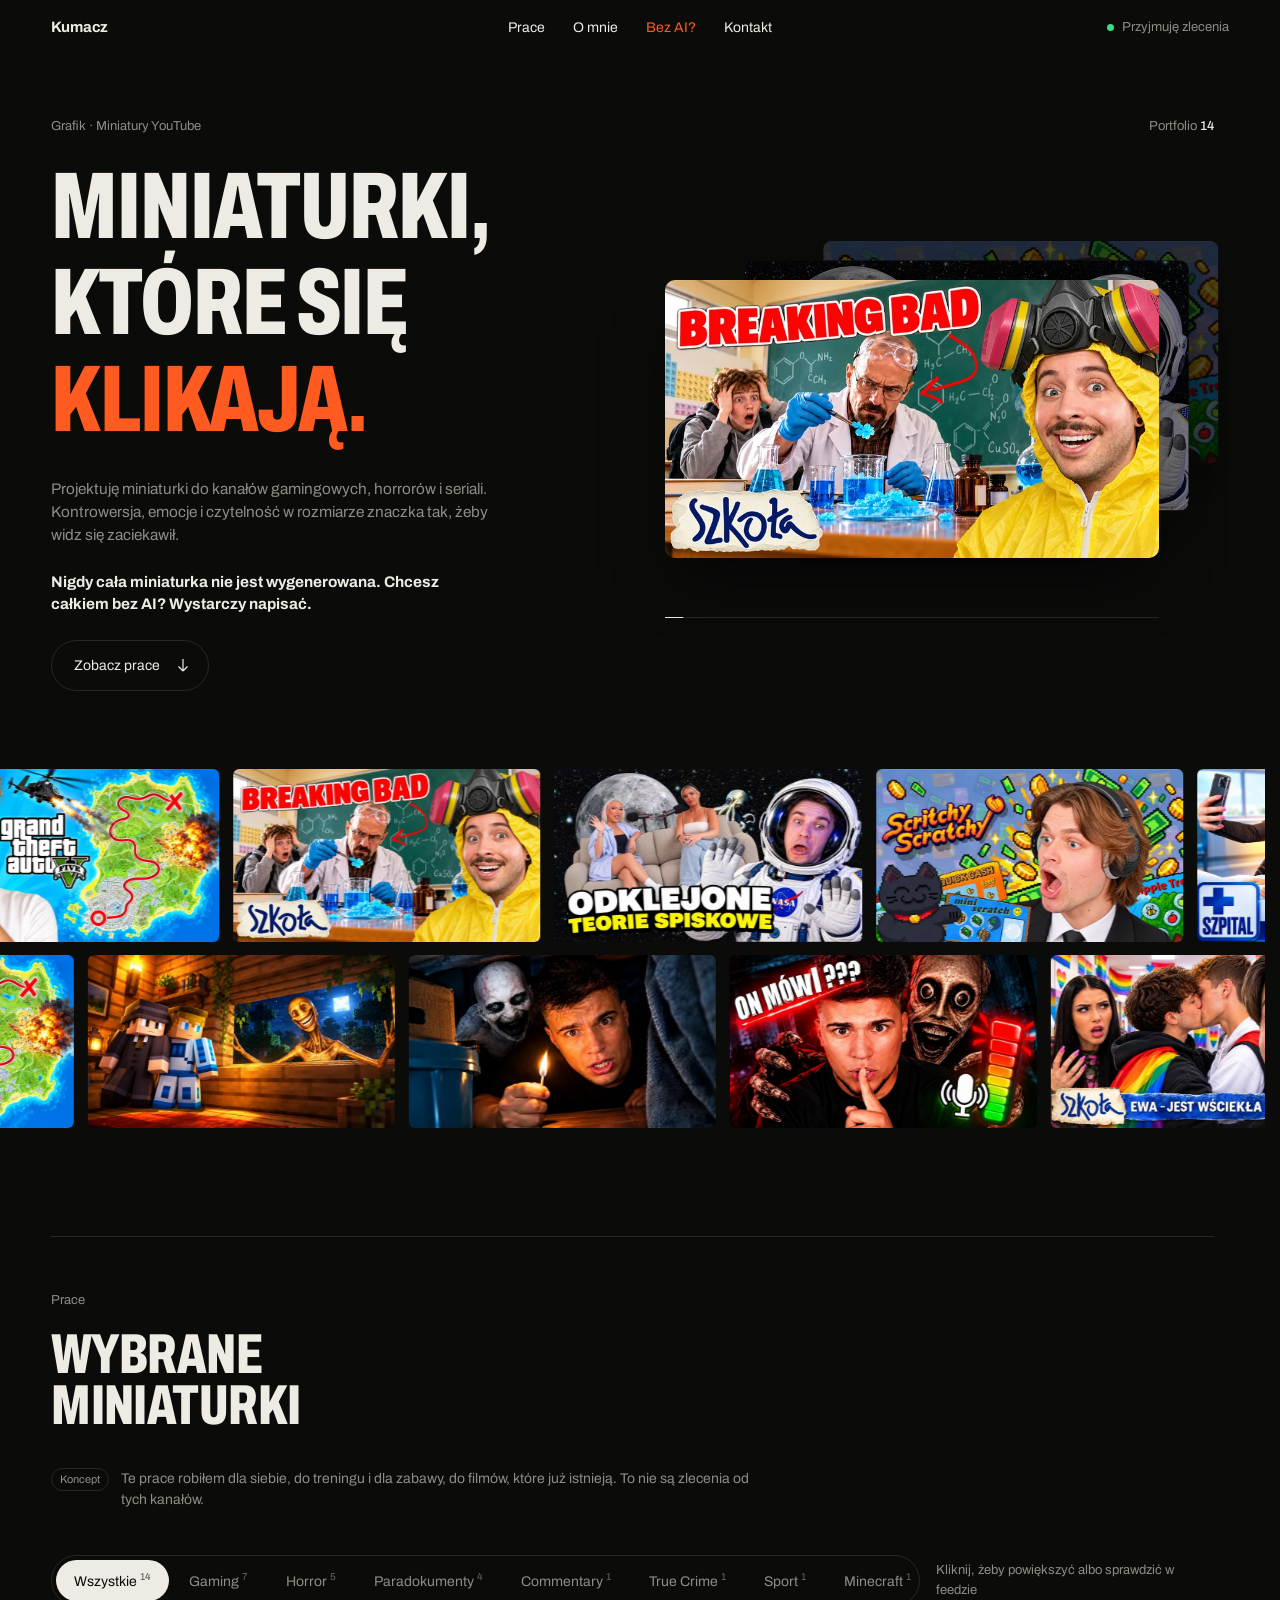
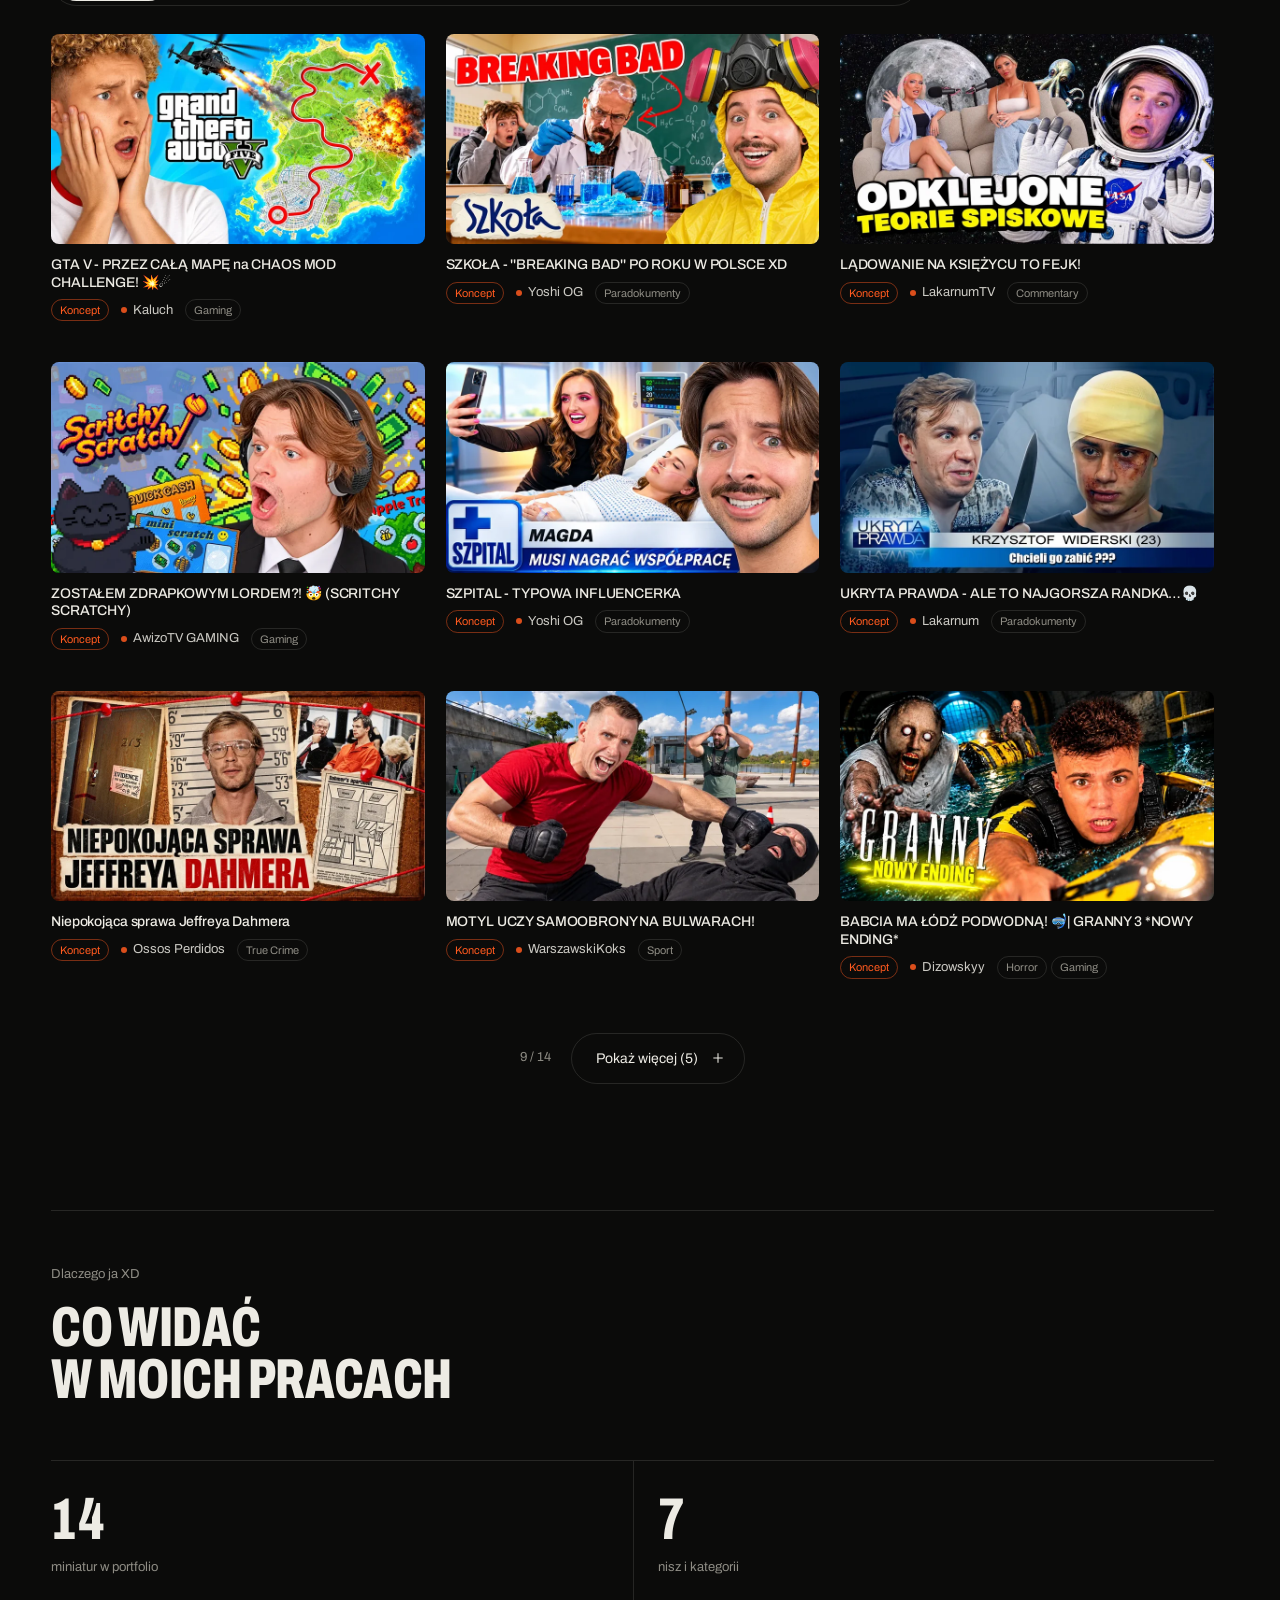
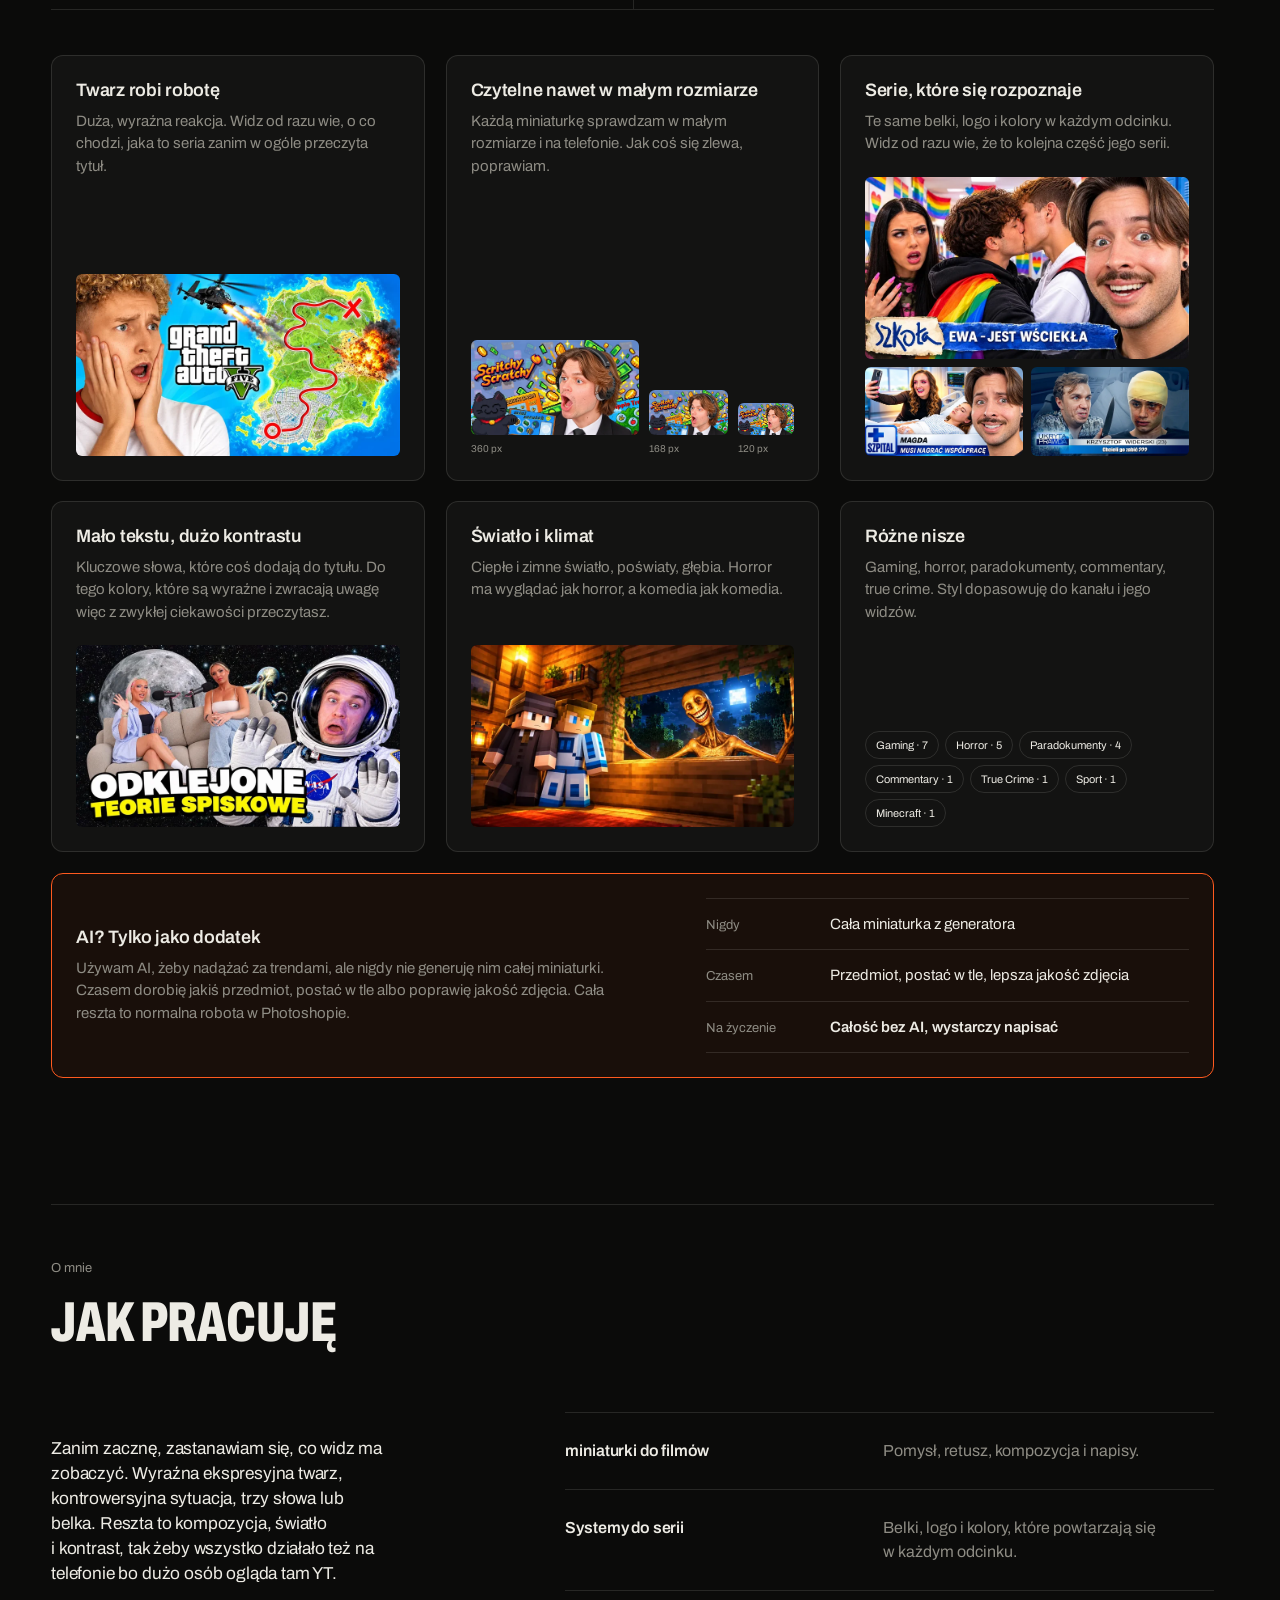
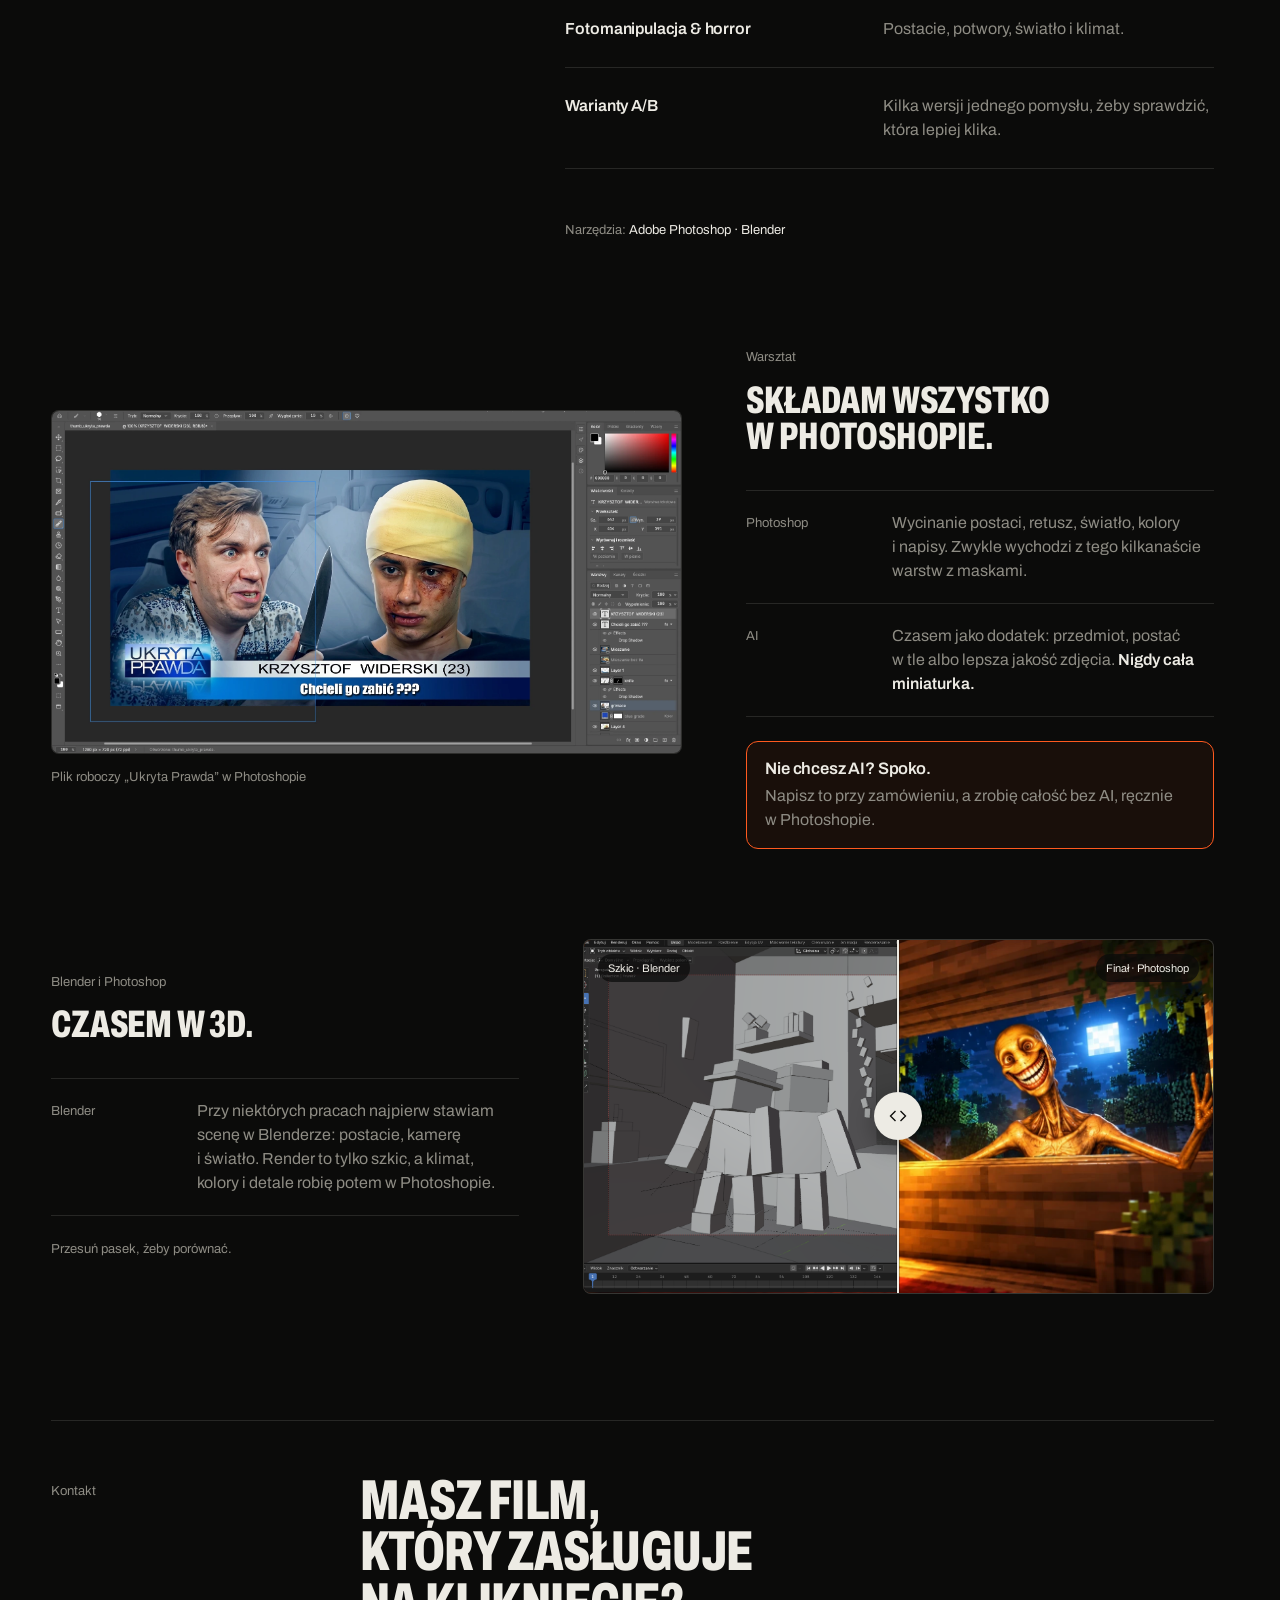
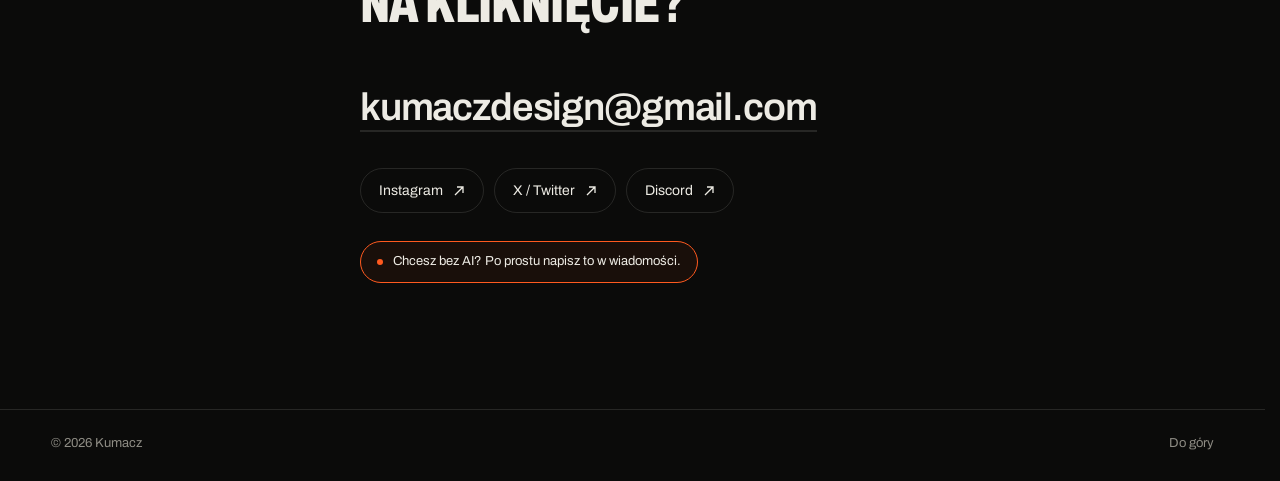
<file: index.html>
<!doctype html>
<html lang="pl">
<head>
  <meta charset="utf-8">
  <meta name="viewport" content="width=device-width, initial-scale=1, viewport-fit=cover">
  <title>Kumacz · miniaturki YouTube</title>
  <meta name="description" content="Portfolio miniaturek YouTube: gaming, horror, paradokumenty i nie tylko.">
  <meta property="og:title" content="Kumacz · miniaturki YouTube">
  <meta property="og:description" content="Portfolio miniaturek YouTube: gaming, horror, paradokumenty i nie tylko.">
  <meta property="og:type" content="website">
  <meta property="og:image" content="https://kumacz-design.github.io/kumacz.github.io/assets/img/share.jpg">
  <meta name="twitter:card" content="summary_large_image">
  <meta name="theme-color" content="#0b0b0a">
  <link rel="icon" href="data:image/svg+xml,%3Csvg xmlns='http://www.w3.org/2000/svg' viewBox='0 0 32 32'%3E%3Crect width='32' height='32' rx='7' fill='%23ff5a1f'/%3E%3Cpath d='M12 9.5v13l10-6.5z' fill='%230b0b0a'/%3E%3C/svg%3E">
  <link rel="preconnect" href="https://fonts.googleapis.com">
  <link rel="preconnect" href="https://fonts.gstatic.com" crossorigin>
  <link href="https://fonts.googleapis.com/css2?family=Archivo:wdth,wght@62..125,400..800&display=swap" rel="stylesheet">
  <link rel="stylesheet" href="assets/css/style.css?v=202610201358">
</head>
<body>
  <a class="skip" href="#prace">Przejdź do prac</a>

  <header class="nav">
    <a class="nav__brand" href="#top" data-p="name">Kumacz</a>
    <nav class="nav__links" aria-label="Główna">
      <a href="#prace" class="ulink">Prace</a>
      <a href="#o-mnie" class="ulink">O mnie</a>
      <a href="#ai" class="ulink nav__ai">Bez AI?</a>
      <a href="#kontakt" class="ulink">Kontakt</a>
    </nav>
    <span class="nav__status mono" data-available><i></i>Przyjmuję zlecenia</span>
  </header>

  <main id="top">
    <section class="hero">
      <div class="hero__top mono">
        <span data-p="role">Grafik · Miniaturki YouTube</span>
        <span class="hero__index">Portfolio <b data-works>00</b></span>
      </div>
      <div class="hero__grid">
        <div class="hero__main">
          <h1 class="hero__title" aria-label="Miniaturki, które się klikają.">
            <span class="line" aria-hidden="true"><span>Miniaturki,</span></span>
            <span class="line" aria-hidden="true"><span>które się</span></span>
            <span class="line" aria-hidden="true"><span><em>klikają.</em></span></span>
          </h1>
          <div class="hero__foot">
            <p class="hero__lead fade">Projektuję miniaturki do kanałów gamingowych, horrorów i&nbsp;seriali. Kontrowersja, emocje i&nbsp;czytelność w&nbsp;rozmiarze znaczka tak, żeby widz się zaciekawił. </p>
            <a class="hero__ai fade" href="#ai">Nigdy cała miniaturka nie jest&nbsp;wygenerowana. Chcesz całkiem bez AI? Wystarczy napisać.</a>
            <a class="hero__cta fade" href="#prace">
              <span>Zobacz prace</span>
              <svg viewBox="0 0 24 24" aria-hidden="true"><path d="M12 4v16m0 0-6-6m6 6 6-6" fill="none" stroke="currentColor" stroke-width="1.6"/></svg>
            </a>
          </div>
        </div>
        <div class="show" aria-label="Najnowsze prace">
          <div class="show__stack"></div>
          <div class="show__caption">
            <span class="show__title"></span>
            <span class="show__bar" aria-hidden="true"><i></i></span>
          </div>
        </div>
      </div>
    </section>

    <section class="strip" aria-label="Przegląd prac">
      <div class="strip__inner">
        <div class="strip__row"></div>
        <div class="strip__row"></div>
      </div>
    </section>

    <section id="prace" class="work">
      <div class="section-head" data-reveal>
        <span class="mono"> Prace</span>
        <h2 class="section-title">Wybrane<br>miniaturki</h2>
      </div>
      <p class="work__note" data-reveal><span class="tag mono">Koncept</span> Te prace robiłem dla siebie, do treningu i&nbsp;dla zabawy, do filmów, które już istnieją. To nie są zlecenia od tych kanałów.</p>
      <div class="filters-wrap" data-reveal>
        <div class="filters" role="toolbar" aria-label="Filtruj kategorie">
          <span class="filters__pill" aria-hidden="true"></span>
        </div>
        <p class="mono filters__hint">Kliknij, żeby powiększyć albo sprawdzić w feedzie</p>
      </div>
      <div class="grid"></div>
      <div class="more" hidden>
        <span class="mono more__count"></span>
        <button class="more__btn"><span>Pokaż więcej</span><svg viewBox="0 0 24 24" aria-hidden="true"><path d="M12 5v14M5 12h14" fill="none" stroke="currentColor" stroke-width="1.6"/></svg></button>
      </div>
    </section>

    <section id="dlaczego" class="why">
      <div class="section-head" data-reveal>
        <span class="mono"> Dlaczego ja XD</span>
        <h2 class="section-title">Co widać<br>w moich pracach</h2>
      </div>

      <div class="stats" data-stats></div>

      <div class="perks">
        <article class="perk" data-reveal>
          <h3>Twarz robi robotę</h3>
          <p>Duża, wyraźna reakcja. Widz od razu wie, o co chodzi, jaka to seria zanim w ogóle przeczyta tytuł.</p>
          <div class="perk__proof perk__proof--one"><img src="thumbnails/gta-przez-cala-mape.webp" alt="" loading="lazy"></div>
        </article>
        <article class="perk" data-reveal>
          <h3>Czytelne nawet w&nbsp;małym rozmiarze</h3>
          <p>Każdą miniaturkę sprawdzam w&nbsp;małym rozmiarze i&nbsp;na telefonie. Jak coś się zlewa, poprawiam.</p>
          <div class="perk__proof perk__proof--sizes">
            <figure><img src="thumbnails/scritchy-scratchy.webp" alt="" loading="lazy"><figcaption class="mono">360 px</figcaption></figure>
            <figure><img src="thumbnails/scritchy-scratchy.webp" alt="" loading="lazy"><figcaption class="mono">168 px</figcaption></figure>
            <figure><img src="thumbnails/scritchy-scratchy.webp" alt="" loading="lazy"><figcaption class="mono">120 px</figcaption></figure>
          </div>
        </article>
        <article class="perk" data-reveal>
          <h3>Serie, które się rozpoznaje</h3>
          <p>Te same belki, logo i&nbsp;kolory w&nbsp;każdym odcinku. Widz od razu wie, że to kolejna część jego serii.</p>
          <div class="perk__proof perk__proof--series">
            <img src="thumbnails/szkola-ewa-jest-wsciekla.webp" alt="" loading="lazy">
            <img src="thumbnails/szpital-magda-wspolpraca.webp" alt="" loading="lazy">
            <img src="thumbnails/ukryta-prawda-chcieli-go-zabic.webp" alt="" loading="lazy">
          </div>
        </article>
        <article class="perk" data-reveal>
          <h3>Mało tekstu, dużo kontrastu</h3>
          <p>Kluczowe słowa, które coś dodają do tytułu. Do tego kolory, które są wyraźne i zwracają uwagę więc z zwykłej ciekawości przeczytasz.</p>
          <div class="perk__proof perk__proof--one"><img src="thumbnails/ladowanie-na-ksiezycu.webp" alt="" loading="lazy"></div>
        </article>
        <article class="perk" data-reveal>
          <h3>Światło i klimat</h3>
          <p>Ciepłe i&nbsp;zimne światło, poświaty, głębia. Horror ma wyglądać jak horror, a&nbsp;komedia jak komedia.</p>
          <div class="perk__proof perk__proof--one"><img src="thumbnails/minecraft-verity.webp" alt="" loading="lazy"></div>
        </article>
        <article class="perk" data-reveal>
          <h3>Różne nisze</h3>
          <p>Gaming, horror, paradokumenty, commentary, true crime. Styl dopasowuję do kanału i&nbsp;jego widzów.</p>
          <div class="perk__tags" data-niches></div>
        </article>
        <article class="perk perk--wide" id="ai" data-reveal>
          <div class="perk__main">
            <h3>AI? Tylko jako dodatek</h3>
            <p>Używam AI, żeby nadążać za trendami, ale nigdy nie generuję nim całej miniaturki. Czasem dorobię jakiś przedmiot, postać w&nbsp;tle albo poprawię jakość zdjęcia. Cała reszta to normalna robota w&nbsp;Photoshopie.</p>
          </div>
          <ul class="perk__ai">
            <li><span class="mono">Nigdy</span>Cała miniaturka z generatora</li>
            <li><span class="mono">Czasem</span>Przedmiot, postać w tle, lepsza jakość zdjęcia</li>
            <li class="is-yes"><span class="mono">Na życzenie</span>Całość bez AI, wystarczy napisać</li>
          </ul>
        </article>
      </div>
    </section>

    <section id="o-mnie" class="about">
      <div class="section-head" data-reveal>
        <span class="mono">O mnie</span>
        <h2 class="section-title">Jak pracuję</h2>
      </div>
      <div class="about__body">
        <p class="about__lead" data-reveal>Zanim zacznę, zastanawiam się, co widz ma zobaczyć. Wyraźna ekspresyjna twarz, kontrowersyjna sytuacja, trzy słowa lub belka. Reszta to kompozycja, światło i&nbsp;kontrast, tak żeby wszystko działało też na telefonie bo dużo osób ogląda tam YT.</p>
        <ol class="services">
          <li data-reveal><h3>miniaturki do filmów</h3><p>Pomysł, retusz, kompozycja i&nbsp;napisy.</p></li>
          <li data-reveal><h3>Systemy do serii</h3><p>Belki, logo i&nbsp;kolory, które powtarzają się w&nbsp;każdym odcinku.</p></li>
          <li data-reveal><h3>Fotomanipulacja &amp; horror</h3><p>Postacie, potwory, światło i klimat.</p></li>
          <li data-reveal><h3>Warianty A/B</h3><p>Kilka wersji jednego pomysłu, żeby sprawdzić, która lepiej klika.</p></li>
        </ol>
        <p class="tools mono" data-reveal>Narzędzia: <span data-tools></span></p>
      </div>

      <div class="craft">
        <figure class="craft__shot" data-reveal>
          <div class="craft__frame"><img src="assets/img/warsztat-photoshop.webp" alt="Plik roboczy miniaturki „Ukryta Prawda” w Photoshopie, z warstwami i maskami" loading="lazy" decoding="async"></div>
          <figcaption class="mono">Plik roboczy „Ukryta Prawda” w Photoshopie</figcaption>
        </figure>
        <div class="craft__text">
          <span class="mono craft__label" data-reveal>Warsztat</span>
          <h3 class="craft__title" data-reveal>Składam wszystko w&nbsp;Photoshopie.</h3>
          <div class="craft__points">
            <div data-reveal>
              <span class="mono">Photoshop</span>
              <p>Wycinanie postaci, retusz, światło, kolory i&nbsp;napisy. Zwykle wychodzi z&nbsp;tego kilkanaście warstw z&nbsp;maskami.</p>
            </div>
            <div data-reveal>
              <span class="mono">AI</span>
              <p>Czasem jako dodatek: przedmiot, postać w&nbsp;tle albo lepsza jakość zdjęcia. <strong>Nigdy cała miniaturka.</strong></p>
            </div>
          </div>
          <aside class="noai" data-reveal>
            <div>
              <p class="noai__title">Nie chcesz AI? Spoko.</p>
              <p class="noai__text">Napisz to przy zamówieniu, a&nbsp;zrobię całość bez AI, ręcznie w&nbsp;Photoshopie.</p>
            </div>
          </aside>
        </div>
      </div>

      <div class="craft craft--alt">
        <div class="craft__text">
          <span class="mono craft__label" data-reveal>Blender i Photoshop</span>
          <h3 class="craft__title" data-reveal>Czasem w&nbsp;3D.</h3>
          <div class="craft__points">
            <div data-reveal>
              <span class="mono">Blender</span>
              <p>Przy niektórych pracach najpierw stawiam scenę w&nbsp;Blenderze: postacie, kamerę i&nbsp;światło. Render to tylko szkic, a&nbsp;klimat, kolory i&nbsp;detale robię potem w&nbsp;Photoshopie.</p>
            </div>
          </div>
          <p class="mono craft__hint" data-reveal>Przesuń pasek, żeby porównać.</p>
        </div>
        <figure class="ba" data-reveal style="--p: 50%">
          <img class="ba__after" src="assets/img/blender-final.webp" alt="Gotowa miniatura po obróbce w Photoshopie" loading="lazy" decoding="async">
          <div class="ba__before"><img src="assets/img/blender-szkic.webp" alt="Szkic sceny w Blenderze" loading="lazy" decoding="async"></div>
          <span class="ba__tag ba__tag--l mono">Szkic · Blender</span>
          <span class="ba__tag ba__tag--r mono">Finał · Photoshop</span>
          <div class="ba__handle" aria-hidden="true">
            <span class="ba__knob"><svg viewBox="0 0 24 24"><path d="M9 6 3 12l6 6M15 6l6 6-6 6" fill="none" stroke="currentColor" stroke-width="1.6"/></svg></span>
          </div>
          <input class="ba__range" type="range" min="0" max="100" step="0.1" value="50" aria-label="Porównanie: szkic z Blendera i gotowa miniatura">
        </figure>
      </div>
    </section>

    <section id="kontakt" class="contact">
      <div class="section-head" data-reveal>
        <span class="mono">Kontakt</span>
        <h2 class="section-title">Masz film,<br>który zasługuje<br>na kliknięcie?</h2>
      </div>
      <a class="contact__mail" data-mail data-reveal href="mailto:kumaczdesign@gmail.com">kumaczdesign@gmail.com</a>
      <ul class="contact__socials" data-socials data-reveal></ul>
      <p class="contact__note mono" data-reveal>Chcesz bez AI? Po prostu napisz to w&nbsp;wiadomości.</p>
    </section>
  </main>

  <footer class="footer">
    <span class="mono">© <span data-year></span> <span data-p="name">Kumacz</span></span>
    <a class="mono ulink" href="#top">Do góry</a>
  </footer>

  <div class="lb" role="dialog" aria-modal="true" aria-label="Podgląd miniaturki" hidden>
    <div class="lb__bg"></div>
    <div class="lb__top lb__chrome">
      <span class="mono lb__count">01 / 01</span>
      <div class="lb__modes" role="group" aria-label="Tryb podglądu">
        <button class="mono is-active" data-mode="full" aria-pressed="true">Pełny rozmiar</button>
        <button class="mono" data-mode="feed" aria-pressed="false">Test w feedzie</button>
      </div>
      <button class="mono lb__close">Zamknij <kbd>Esc</kbd></button>
    </div>
    <div class="lb__stage">
      <figure class="lb__full"><img class="lb__img" alt=""></figure>
      <div class="lb__feed"></div>
    </div>
    <div class="lb__bottom lb__chrome">
      <div class="lb__caption">
        <h3 class="lb__title"></h3>
        <span class="mono lb__cat"></span>
      </div>
      <div class="lb__nav">
        <button class="lb__arrow" data-step="-1" aria-label="Poprzednia"><svg viewBox="0 0 24 24"><path d="M20 12H4m0 0 6-6m-6 6 6 6" fill="none" stroke="currentColor" stroke-width="1.6"/></svg></button>
        <button class="lb__arrow" data-step="1" aria-label="Następna"><svg viewBox="0 0 24 24"><path d="M4 12h16m0 0-6-6m6 6-6 6" fill="none" stroke="currentColor" stroke-width="1.6"/></svg></button>
      </div>
    </div>
  </div>

  <script src="thumbnails.js?v=202610201358"></script>
  <script src="assets/js/main.js?v=202610201358"></script>
</body>
</html>
</file>
<file: assets/css/style.css>
/* ==========================================================================
   Portfolio — Miniatury YouTube
   ========================================================================== */
:root {
  --bg: #0b0b0a;
  --bg-2: #131312;
  --bg-3: #1c1c1a;
  --fg: #edebe4;
  --muted: #8e8c84;
  --line: rgba(237, 235, 228, .12);
  --accent: #ff5a1f;
  --ease: cubic-bezier(.16, 1, .3, 1);
  --ease-in: cubic-bezier(.5, 0, .75, 0);
  --gutter: clamp(16px, 4vw, 56px);
  --radius: 8px;
  --sans: "Archivo", system-ui, -apple-system, "Segoe UI", sans-serif;
  --mono: ui-monospace, Consolas, monospace;
}

*, *::before, *::after { box-sizing: border-box; margin: 0; padding: 0; }
html {
  background: var(--bg);
  color: var(--fg);
  -webkit-font-smoothing: antialiased;
  -webkit-text-size-adjust: 100%;
  -webkit-tap-highlight-color: transparent;
  scroll-behavior: smooth;
  scrollbar-gutter: stable;
}
html.lb-open { overflow: hidden; }
body { font-family: var(--sans); font-size: 16px; line-height: 1.5; background: var(--bg); overflow-x: clip; }
img { display: block; max-width: 100%; }
a { color: inherit; text-decoration: none; }
button { font: inherit; color: inherit; background: none; border: 0; cursor: pointer; }
ol, ul { list-style: none; }
::selection { background: var(--accent); color: var(--bg); }
:focus-visible { outline: 2px solid var(--accent); outline-offset: 3px; border-radius: 4px; }

.mono {
  font-family: var(--sans);
  font-size: 13px;
  font-weight: 400;
}

.skip {
  position: fixed; top: 12px; left: 12px; z-index: 200;
  padding: 10px 14px; background: var(--fg); color: var(--bg); border-radius: 6px;
  transform: translateY(-200%);
}
.skip:focus { transform: none; }

/* underline link */
.ulink { position: relative; }
.ulink::after {
  content: ""; position: absolute; left: 0; right: 0; bottom: -2px; height: 1px;
  background: currentColor; transform: scaleX(0); transform-origin: right;
  transition: transform .6s var(--ease);
}
@media (hover: hover) { .ulink:hover::after { transform: scaleX(1); transform-origin: left; } }

/* ---------- Nav ---------- */
.nav {
  position: fixed; inset: 0 0 auto; z-index: 50;
  display: grid; grid-template-columns: 1fr auto 1fr; align-items: center;
  padding: max(16px, env(safe-area-inset-top)) var(--gutter) 16px;
  transition: transform .5s var(--ease), background-color .4s, border-color .4s;
  border-bottom: 1px solid transparent;
}
.nav.is-scrolled { background: rgba(11, 11, 10, .92); border-color: var(--line); }
.nav.is-hidden { transform: translateY(-100%); }
.nav__brand { font-weight: 700; font-size: 15px; letter-spacing: -.01em; justify-self: start; }
.nav__links { display: flex; gap: 28px; font-size: 14px; }
.nav__status { justify-self: end; display: inline-flex; align-items: center; gap: 8px; color: var(--muted); }
.nav__status i { width: 7px; height: 7px; border-radius: 50%; background: #3ddc84; }

/* ---------- Hero ---------- */
.hero { padding: clamp(96px, 13vh, 140px) var(--gutter) clamp(40px, 6vh, 72px); }
.hero__grid { display: grid; grid-template-columns: minmax(0, 1fr) minmax(0, 1fr); gap: clamp(32px, 5vw, 96px); align-items: center; }
.hero__top { display: flex; justify-content: space-between; color: var(--muted); margin-bottom: clamp(20px, 3vh, 36px); }
.hero__index b { color: var(--fg); font-weight: 500; }
.hero__title {
  font-weight: 800;
  font-variation-settings: "wdth" 66;
  font-stretch: 66%;
  text-transform: uppercase;
  font-size: clamp(52px, 7.4vw, 148px);
  line-height: .9;
  letter-spacing: -.012em;
}
.line { display: block; overflow: hidden; padding: .14em 0 .12em; margin: -.14em 0 -.12em; }
.line > span { display: block; transform: translate3d(0, 105%, 0); transition: transform 1s var(--ease); }
.line:nth-child(2) > span { transition-delay: .06s; }
.line:nth-child(3) > span { transition-delay: .12s; }
.is-loaded .line > span { transform: none; }
.hero__title em { font-style: normal; color: var(--accent); }

.fade { opacity: 0; transition: opacity .8s var(--ease) .35s; }
.is-loaded .fade { opacity: 1; }
.hero__foot { display: flex; flex-direction: column; align-items: flex-start; gap: 24px; margin-top: clamp(24px, 4vh, 44px); }
.hero__lead { max-width: 440px; color: var(--muted); font-size: clamp(15px, 1.2vw, 17px); }
.hero__cta {
  display: inline-flex; align-items: center; gap: 14px; flex: none;
  padding: 14px 16px 14px 22px; border: 1px solid var(--line); border-radius: 999px;
  font-size: 14px; transition: background-color .5s var(--ease), color .5s var(--ease), border-color .5s;
}
.hero__cta svg { width: 18px; height: 18px; transition: transform .6s var(--ease); }
@media (hover: hover) {
  .hero__cta:hover { background: var(--fg); color: var(--bg); border-color: var(--fg); }
  .hero__cta:hover svg { transform: translateY(3px); }
}

/* ---------- Hero showcase (latest works) ---------- */
.show { position: relative; padding-top: 8%; opacity: 0; transition: opacity .9s var(--ease) .25s; }
.is-loaded .show { opacity: 1; }
.show__stack { position: relative; aspect-ratio: 16 / 9; margin-right: 10%; }
.show__card {
  position: absolute; inset: 0; display: block; width: 100%; border-radius: 10px; overflow: hidden;
  background: var(--bg-3); box-shadow: 0 30px 60px -20px rgba(0, 0, 0, .7);
  transform-origin: 100% 0;
  transition: transform 1.1s var(--ease), opacity .9s var(--ease), filter .9s var(--ease);
}
.show__card img { width: 100%; height: 100%; object-fit: cover; }
.show__card.p0 { z-index: 4; transform: none; }
.show__card.p1 { z-index: 3; transform: translate(6%, -7%) scale(.9); filter: brightness(.5); }
.show__card.p2 { z-index: 2; transform: translate(12%, -14%) scale(.8); filter: brightness(.3); }
.show__card.out { z-index: 5; transform: translate(-10%, 12%) rotate(-3deg); opacity: 0; transition-duration: .9s, .6s, .9s; }
.show__card.wait { z-index: 1; transform: translate(16%, -20%) scale(.72); opacity: 0; filter: brightness(.2); }
.show__card.p1, .show__card.p2, .show__card.wait { pointer-events: none; }
.show__caption { display: grid; gap: 10px; margin: 18px 10% 0 0; }
.show__title { font-size: 15px; font-weight: 500; white-space: nowrap; overflow: hidden; text-overflow: ellipsis; transition: opacity .4s; }
.show__title.is-swap { opacity: 0; }
.show__bar { height: 1px; background: var(--line); overflow: hidden; margin-top: 8px; }
.show__bar i { display: block; height: 100%; background: var(--fg); transform: scaleX(0); transform-origin: left; }

/* ---------- Strip (marquee) ---------- */
.strip { overflow: hidden; padding: 24px 0 clamp(80px, 12vh, 140px); }
.strip__row { display: flex; width: max-content; will-change: transform; }
.strip__row + .strip__row { margin-top: 14px; }
.strip__group { display: flex; gap: 14px; padding-right: 14px; }
.strip__item {
  flex: none; width: clamp(200px, 24vw, 380px); aspect-ratio: 16 / 9;
  border-radius: 6px; overflow: hidden; background: var(--bg-3);
}
.strip__item img { width: 100%; height: 100%; object-fit: cover; transition: transform 1s var(--ease), filter .6s; }
@media (hover: hover) { .strip__item:hover img { transform: scale(1.04); } }

/* ---------- Section ---------- */
section[id] { scroll-margin-top: 40px; }
.work, .about, .contact { padding: 0 var(--gutter) clamp(96px, 14vh, 180px); }
.section-head {
  display: grid; grid-template-columns: minmax(0, 1fr); gap: 18px;
  border-top: 1px solid var(--line); padding-top: clamp(40px, 6vh, 64px);
}
.section-head > .mono { color: var(--muted); }
.section-title {
  font-weight: 800; text-transform: uppercase;
  font-variation-settings: "wdth" 66; font-stretch: 66%;
  font-size: clamp(36px, 4.4vw, 80px); line-height: .92; letter-spacing: -.01em;
}

/* generic reveal */
[data-reveal] { opacity: 0; transform: translateY(16px); transition: opacity .7s var(--ease), transform .8s var(--ease); transition-delay: var(--d, 0s); }
[data-reveal].is-in { opacity: 1; transform: none; }
.section-head[data-reveal] { transform: none; opacity: 1; }
.section-head[data-reveal] .section-title { opacity: 0; transform: translateY(16px); transition: opacity .7s var(--ease), transform .8s var(--ease); }
.section-head[data-reveal].is-in .section-title { opacity: 1; transform: none; }

/* ---------- Filters ---------- */
.filters-wrap { display: flex; justify-content: space-between; align-items: center; gap: 16px; margin: clamp(32px, 5vh, 56px) 0 28px; }
.filters {
  position: relative; display: inline-flex; gap: 2px; padding: 4px;
  border: 1px solid var(--line); border-radius: 999px; max-width: 100%; overflow-x: auto; scrollbar-width: none;
}
.filters::-webkit-scrollbar { display: none; }
.filter {
  position: relative; z-index: 1; white-space: nowrap;
  padding: 9px 18px; border-radius: 999px; font-size: 14px; color: var(--muted);
  transition: color .5s var(--ease);
}
@media (hover: hover) { .filter:hover { color: var(--fg); } }
.filter.is-active { color: var(--bg); }
.filter sup { font-size: 10px; margin-left: 3px; opacity: .7; }
.filters__pill {
  position: absolute; top: 0; left: 0; z-index: 0; border-radius: 999px; background: var(--fg);
  transition: transform .7s var(--ease), width .7s var(--ease), height .7s var(--ease);
}
.filters__hint { color: var(--muted); }

/* ---------- Grid ---------- */
.grid { display: grid; grid-template-columns: repeat(3, minmax(0, 1fr)); gap: clamp(28px, 3.2vw, 48px) clamp(14px, 1.6vw, 24px); }
@media (max-width: 1100px) { .grid { grid-template-columns: repeat(2, minmax(0, 1fr)); } }
@media (max-width: 560px) { .grid { grid-template-columns: minmax(0, 1fr); } }

.more { display: flex; align-items: center; justify-content: center; gap: 20px; margin-top: clamp(40px, 6vh, 64px); }
.more[hidden] { display: none; }
.more__count { color: var(--muted); }
.more__btn {
  display: inline-flex; align-items: center; gap: 12px; padding: 14px 18px 14px 24px;
  border: 1px solid var(--line); border-radius: 999px; font-size: 14px;
  transition: background-color .5s var(--ease), color .5s var(--ease), border-color .5s;
}
.more__btn svg { width: 16px; height: 16px; transition: transform .6s var(--ease); }
@media (hover: hover) { .more__btn:hover { background: var(--fg); color: var(--bg); border-color: var(--fg); } }
.card[hidden] { display: none; }
.card.is-featured { grid-column: 1 / -1; }
.card__media {
  position: relative; display: block; width: 100%; aspect-ratio: 16 / 9;
  border-radius: var(--radius); overflow: hidden; background: var(--bg-3);
}
.card__media img { width: 100%; height: 100%; object-fit: cover; transition: transform .8s var(--ease); }
@media (hover: hover) { .card__media:hover img { transform: scale(1.03); } }
.card { opacity: 0; transform: translateY(16px); transition: opacity .7s var(--ease), transform .8s var(--ease); transition-delay: var(--d, 0s); }
.card.is-in { opacity: 1; transform: none; }
.card__info { padding-top: 12px; }
.card__body { min-width: 0; }
.card__meta { display: flex; flex-wrap: wrap; align-items: center; gap: 6px 12px; margin-top: 8px; }
.card__tags { display: flex; flex-wrap: wrap; gap: 4px; }
.tag { font-size: 11px; padding: 3px 8px; border: 1px solid var(--line); border-radius: 999px; color: var(--muted); line-height: 1.3; }
.ch-link { font-size: 13px; color: var(--fg); opacity: .85; display: inline-flex; align-items: center; gap: 6px; transition: color .3s, opacity .3s; }
.ch-link::before { content: ""; width: 6px; height: 6px; border-radius: 50%; background: var(--accent); }
a.ch-link:hover { color: var(--accent); opacity: 1; }
.card__title { font-size: clamp(14px, 1.05vw, 16px); font-weight: 500; letter-spacing: -.01em; line-height: 1.25; }

.work__note { display: flex; align-items: baseline; gap: 12px; max-width: 720px; margin: clamp(24px, 4vh, 40px) 0 0; color: var(--muted); font-size: 14px; }
.work__note .tag { flex: none; }
.tag--concept { color: var(--accent); border-color: rgba(255, 90, 31, .45); }
@media (max-width: 900px) { .work__note { margin-left: 0; } }

/* ---------- Why / stats + perks ---------- */
.why { padding: 0 var(--gutter) clamp(96px, 14vh, 180px); }
.stats {
  display: grid; grid-template-columns: repeat(auto-fit, minmax(180px, 1fr));
  margin-top: clamp(40px, 6vh, 72px); border-top: 1px solid var(--line); border-bottom: 1px solid var(--line);
}
.stat { padding: clamp(24px, 3.5vh, 36px) 24px clamp(24px, 3.5vh, 36px) 0; }
.stat + .stat { padding-left: 24px; border-left: 1px solid var(--line); }
.stat__value {
  display: block; font-weight: 800; text-transform: uppercase;
  font-variation-settings: "wdth" 66; font-stretch: 66%;
  font-size: clamp(44px, 4.6vw, 84px); line-height: .95; letter-spacing: -.01em; font-variant-numeric: tabular-nums;
}
.stat__value b { font-weight: inherit; }
.stat__label { display: block; color: var(--muted); margin-top: 10px; }

.perks { display: grid; grid-template-columns: repeat(3, minmax(0, 1fr)); gap: clamp(14px, 1.6vw, 24px); margin-top: clamp(32px, 5vh, 56px); }
.perk {
  display: flex; flex-direction: column; padding: 24px; border: 1px solid var(--line); border-radius: 12px; background: var(--bg-2);
  transition: border-color .5s var(--ease), opacity 1.1s var(--ease), transform 1.3s var(--ease);
}
.perk h3 { font-size: clamp(18px, 1.4vw, 22px); font-weight: 600; letter-spacing: -.015em; line-height: 1.2; }
.perk p { color: var(--muted); margin-top: 8px; font-size: 15px; }
.perk__proof { margin-top: auto; padding-top: 22px; }
.perk__proof img { width: 100%; aspect-ratio: 16 / 9; object-fit: cover; border-radius: 6px; background: var(--bg-3); }

.perk__proof--sizes { display: flex; align-items: flex-end; gap: 10px; }
.perk__proof--sizes figure:nth-child(1) { flex: 3; }
.perk__proof--sizes figure:nth-child(2) { flex: 1.4; }
.perk__proof--sizes figure:nth-child(3) { flex: 1; }
.perk__proof--sizes figcaption { color: var(--muted); font-size: 10px; margin-top: 6px; }
/* one full-width on top, two side by side below */
.perk__proof--series { display: grid; grid-template-columns: 1fr 1fr; gap: 8px; }
.perk__proof--series img { aspect-ratio: 16 / 9; }
.perk__proof--series img:first-child { grid-column: 1 / -1; }
.perk__tags { margin-top: auto; padding-top: 22px; display: flex; flex-wrap: wrap; gap: 6px; }
.perk__tags .tag { font-size: 11px; padding: 6px 10px; color: var(--fg); }
.perk--wide { grid-column: 1 / -1; display: grid; grid-template-columns: 1.2fr 1fr; gap: clamp(24px, 4vw, 64px); align-items: center; }
/* AI info: orange frame so it stands out (card 07, the note in Warsztat, the line in Kontakt) */
.perk--wide, .noai, .contact__note { border: 1.5px solid var(--accent); background: rgba(255, 90, 31, .06); }
/* hero: just bold text, no frame */
.hero__ai { display: block; max-width: 440px; font-weight: 700; font-size: clamp(15px, 1.2vw, 17px); line-height: 1.45; color: var(--fg); transition: color .3s; }
@media (hover: hover) { .hero__ai:hover { color: var(--accent); } }
.nav__ai { color: var(--accent); }
#ai { scroll-margin-top: 90px; }
.perk--wide p { max-width: 60ch; }
.perk__ai { border-top: 1px solid var(--line); }
.perk__ai li { display: grid; grid-template-columns: 110px 1fr; gap: 14px; align-items: baseline; padding: 14px 0; border-bottom: 1px solid var(--line); font-size: 15px; }
.perk__ai .mono { color: var(--muted); }
.perk__ai li.is-yes { font-weight: 600; }
@media (max-width: 1100px) { .perks { grid-template-columns: repeat(2, minmax(0, 1fr)); } }
@media (max-width: 800px) { .perk--wide { grid-template-columns: 1fr; } }
@media (max-width: 640px) {
  .perks { grid-template-columns: minmax(0, 1fr); }
  .stats { grid-template-columns: repeat(2, 1fr); }
  .stat, .stat + .stat { padding: 20px 12px 20px 0; border-left: 0; }
  .stat:nth-child(even) { padding-left: 16px; border-left: 1px solid var(--line); }
  .stat:nth-child(n+3) { border-top: 1px solid var(--line); }
}

/* ---------- About ---------- */
.about__body { display: grid; grid-template-columns: 1fr 1.4fr; gap: 24px clamp(32px, 4vw, 72px); margin-top: clamp(48px, 7vh, 80px); align-items: start; }
.about__body > * { grid-column: 2; }
.about__body > .about__lead { grid-column: 1; grid-row: 1 / span 2; }
.about__lead { padding-top: 24px; font-size: clamp(17px, 1.35vw, 22px); line-height: 1.45; letter-spacing: -.01em; max-width: 34ch; }
.services { border-top: 1px solid var(--line); }
.services li {
  display: grid; grid-template-columns: 1fr 1.1fr; gap: 16px; align-items: baseline;
  padding: 26px 0; border-bottom: 1px solid var(--line);
}
.services h3 { font-size: clamp(16px, 1.2vw, 19px); font-weight: 600; letter-spacing: -.01em; }
.services p { color: var(--muted); }
.tools { color: var(--muted); margin-top: 28px; }
.tools span { color: var(--fg); }

/* workflow / Photoshop */
.craft {
  display: grid; grid-template-columns: 1.35fr 1fr; gap: clamp(32px, 5vw, 80px); align-items: center;
  margin-top: clamp(80px, 12vh, 140px);
}
.craft__frame { border-radius: var(--radius); overflow: hidden; border: 1px solid var(--line); background: var(--bg-2); }
.craft__frame img { width: 100%; height: auto; }
.craft__shot figcaption { color: var(--muted); margin-top: 14px; }
.craft__label { display: block; color: var(--muted); margin-bottom: 14px; }
.craft__title {
  font-weight: 800; text-transform: uppercase; font-variation-settings: "wdth" 66; font-stretch: 66%;
  font-size: clamp(30px, 3vw, 52px); line-height: .94; letter-spacing: -.005em;
}
.craft__points { margin-top: clamp(28px, 4vh, 44px); border-top: 1px solid var(--line); }
.craft__points > div { display: grid; grid-template-columns: 130px 1fr; gap: 16px; padding: 20px 0; border-bottom: 1px solid var(--line); }
.craft__points .mono { color: var(--muted); padding-top: 3px; }
.craft__points p { color: var(--muted); }
.craft__points strong { color: var(--fg); font-weight: 600; }
.craft--alt { grid-template-columns: 1fr 1.35fr; margin-top: clamp(64px, 10vh, 120px); }
.noai { margin-top: 24px; padding: 16px 18px; border-radius: 12px; }
.noai__title { font-weight: 600; font-size: clamp(16px, 1.3vw, 19px); letter-spacing: -.01em; line-height: 1.3; }
.noai__text { color: var(--muted); margin-top: 4px; }
.contact__note { display: inline-block; color: var(--fg); margin-top: 28px; padding: 10px 16px; border-radius: 999px; }
/* Contact keeps its original layout: label on the left, content indented */
.contact .section-head { grid-template-columns: minmax(120px, 1fr) 3fr; gap: 24px; }
.contact .section-head > .mono { padding-top: .6em; }
.contact__mail, .contact__socials, .contact__note { margin-left: calc(25% + 18px); }
@media (max-width: 900px) {
  .contact .section-head { grid-template-columns: 1fr; gap: 14px; }
  .contact .section-head > .mono { padding-top: 0; }
  .contact__mail, .contact__socials, .contact__note { margin-left: 0; }
}
.contact__note::before { content: ""; display: inline-block; width: 6px; height: 6px; border-radius: 50%; background: var(--accent); margin-right: 10px; vertical-align: middle; }
@media (max-width: 900px) { .contact__note { margin-left: 0; } }

.craft__hint { color: var(--muted); margin-top: 24px; }

/* before / after slider */
.ba {
  position: relative; aspect-ratio: 16 / 9; border-radius: var(--radius); overflow: hidden;
  border: 1px solid var(--line); background: var(--bg-3); user-select: none; touch-action: pan-y;
}
.ba img { position: absolute; inset: 0; width: 100%; height: 100%; object-fit: cover; pointer-events: none; }
.ba__before { position: absolute; inset: 0; clip-path: inset(0 calc(100% - var(--p)) 0 0); }
.ba__handle {
  position: absolute; top: 0; bottom: 0; left: var(--p); width: 2px; margin-left: -1px;
  background: var(--fg); box-shadow: 0 0 0 1px rgba(0, 0, 0, .25); pointer-events: none;
}
.ba__knob {
  position: absolute; top: 50%; left: 50%; width: 48px; height: 48px; margin: -24px 0 0 -24px;
  display: grid; place-items: center; border-radius: 50%;
  background: var(--fg); color: var(--bg); box-shadow: 0 6px 24px rgba(0, 0, 0, .35);
  transition: transform .5s var(--ease);
}
.ba__knob svg { width: 20px; height: 20px; }
.ba.is-drag .ba__knob { transform: scale(1.08); }
.ba__range:focus-visible + .ba__handle, .ba:has(.ba__range:focus-visible) .ba__knob { outline: 2px solid var(--accent); outline-offset: 3px; }
.ba__tag {
  position: absolute; top: 14px; padding: 6px 10px; border-radius: 999px; font-size: 11px;
  background: rgba(11, 11, 10, .72); color: var(--fg); pointer-events: none; transition: opacity .4s;
}
.ba__tag--l { left: 14px; }
.ba__tag--r { right: 14px; }
.ba__range {
  position: absolute; inset: 0; width: 100%; height: 100%; margin: 0; opacity: 0;
  -webkit-appearance: none; appearance: none; background: none; cursor: ew-resize; touch-action: pan-y;
}
.ba__range::-webkit-slider-thumb { -webkit-appearance: none; width: 48px; height: 600px; cursor: ew-resize; }
.ba__range::-moz-range-thumb { width: 48px; height: 600px; border: 0; cursor: ew-resize; }

@media (max-width: 900px) {
  .craft, .craft--alt { grid-template-columns: 1fr; }
  .craft--alt .ba { order: -1; }
  .craft__points > div { grid-template-columns: 1fr; gap: 6px; }
}

/* ---------- Contact ---------- */
.contact__mail {
  display: inline-block; margin-top: clamp(40px, 6vh, 72px);
  font-size: clamp(24px, 3vw, 48px); font-weight: 600; letter-spacing: -.03em; line-height: 1.2;
  border-bottom: 2px solid var(--line); transition: border-color .5s var(--ease);
}
@media (hover: hover) { .contact__mail:hover { color: var(--accent); border-color: var(--accent); } }
.contact__mail { overflow-wrap: anywhere; transition: color .3s, border-color .3s; }
.contact__socials { display: flex; flex-wrap: wrap; gap: 10px; margin-top: 36px; }
.contact__socials a {
  display: inline-flex; align-items: center; gap: 10px; padding: 11px 18px;
  border: 1px solid var(--line); border-radius: 999px; font-size: 14px;
  transition: background-color .5s var(--ease), color .5s var(--ease), border-color .5s;
}
.contact__socials svg { width: 12px; height: 12px; }
@media (hover: hover) { .contact__socials a:hover { background: var(--fg); color: var(--bg); border-color: var(--fg); } }

.footer { display: flex; justify-content: space-between; padding: 24px var(--gutter) max(28px, env(safe-area-inset-bottom)); border-top: 1px solid var(--line); color: var(--muted); }

/* ---------- Lightbox ---------- */
/* minmax(0, 1fr) column: long titles/buttons can't stretch the preview wider than the screen */
.lb { position: fixed; inset: 0; z-index: 100; display: grid; grid-template-columns: minmax(0, 1fr); grid-template-rows: auto minmax(0, 1fr) auto; }
.lb > * { min-width: 0; }
.lb[hidden] { display: none; }
.lb__bg { position: absolute; inset: 0; background: #090908; }
.lb__top, .lb__bottom { position: relative; display: flex; align-items: center; justify-content: space-between; gap: 16px; padding: 18px var(--gutter); }
.lb__top { padding-top: max(18px, env(safe-area-inset-top)); }
.lb__bottom { padding-bottom: max(18px, env(safe-area-inset-bottom)); }
.lb__count { color: var(--muted); min-width: 80px; }
.lb__modes { display: inline-flex; padding: 3px; border: 1px solid var(--line); border-radius: 999px; }
.lb__modes button { padding: 8px 14px; border-radius: 999px; color: var(--muted); transition: background-color .4s var(--ease), color .4s var(--ease); }
.lb__modes button.is-active { background: var(--fg); color: var(--bg); }
.lb__close { color: var(--muted); display: inline-flex; gap: 8px; align-items: center; min-width: 80px; justify-content: flex-end; transition: color .3s; }
.lb__close:hover { color: var(--fg); }
.lb__close kbd { font-family: var(--mono); font-size: 10px; padding: 2px 6px; border: 1px solid var(--line); border-radius: 4px; }
.lb__stage { position: relative; display: grid; place-items: center; min-height: 0; padding: 0 var(--gutter); touch-action: pan-y; }
.lb__full { width: min(100%, calc((100dvh - 190px) * 16 / 9)); aspect-ratio: 16 / 9; transform-origin: 0 0; }
.lb__img { width: 100%; height: 100%; object-fit: cover; border-radius: 10px; background: var(--bg-3); }
.lb__caption { display: flex; align-items: baseline; gap: 16px; min-width: 0; flex: 1 1 auto; }
.lb__title { max-width: 100%; }
.lb__title { font-size: clamp(16px, 1.6vw, 22px); font-weight: 500; letter-spacing: -.01em; white-space: nowrap; overflow: hidden; text-overflow: ellipsis; }
.lb__cat { color: var(--muted); white-space: nowrap; display: inline-flex; align-items: center; gap: 10px; }
.lb__cat i { font-style: normal; opacity: .5; }
.lb__cat .ch-link { font-family: var(--sans); text-transform: none; }
.lb__nav { display: flex; gap: 8px; }
.lb__arrow { width: 48px; height: 48px; border: 1px solid var(--line); border-radius: 50%; display: grid; place-items: center; transition: background-color .4s var(--ease), color .4s var(--ease); }
.lb__arrow svg { width: 18px; height: 18px; }
.lb__arrow:hover { background: var(--fg); color: var(--bg); }

.lb__feed { display: none; }
.lb.is-feed .lb__full { display: none; }
.lb.is-feed .lb__feed { display: flex; }
.lb.is-feed .lb__stage { place-items: center; overflow-y: auto; }

/* feed mock (neutral dark video-site UI) */
.lb__feed {
  gap: clamp(24px, 2.6vw, 40px); align-items: flex-start; justify-content: center; flex-wrap: wrap;
  padding: clamp(20px, 2.6vw, 36px); background: #0f0f0f; border-radius: 14px; max-width: 1240px; width: 100%;
  font-family: Roboto, Arial, sans-serif; color: #f1f1f1;
}
.mock__label { display: block; margin-bottom: 14px; color: #717171; font-family: var(--mono); }
.mock--home { width: 360px; }
.mock--side { width: 402px; }
.mock--mobile { width: 300px; }
.yt__thumb { position: relative; aspect-ratio: 16 / 9; border-radius: 12px; overflow: hidden; background: #272727; }
.yt__thumb img { width: 100%; height: 100%; object-fit: cover; }
.yt__time { position: absolute; right: 6px; bottom: 6px; padding: 1px 4px; border-radius: 4px; background: rgba(0, 0, 0, .8); font-size: 12px; font-weight: 500; }
.yt__meta { display: flex; gap: 12px; margin-top: 12px; }
.yt__avatar { flex: none; width: 36px; height: 36px; border-radius: 50%; display: grid; place-items: center; background: var(--accent); color: #0b0b0a; font-weight: 700; font-size: 15px; }
.yt__title { font-size: 16px; font-weight: 500; line-height: 22px; display: -webkit-box; -webkit-line-clamp: 2; -webkit-box-orient: vertical; overflow: hidden; }
.yt__sub { font-size: 14px; color: #aaa; line-height: 20px; }
.yt-row { display: flex; gap: 8px; margin-bottom: 10px; padding: 4px; border-radius: 10px; }
.yt-row.is-current { outline: 1px solid rgba(255, 90, 31, .7); }
.yt-row .yt__thumb { width: 168px; flex: none; border-radius: 8px; }
.yt-row > div:last-child, .yt__meta > div { min-width: 0; }
.yt-row .yt__title { font-size: 14px; line-height: 20px; }
.yt-row .yt__sub { font-size: 12px; line-height: 18px; }
.phone { padding: 10px; border-radius: 34px; background: #1d1d1d; border: 1px solid #2c2c2c; }
.phone__screen { border-radius: 26px; overflow: hidden; background: #0f0f0f; padding-bottom: 14px; }
.phone .yt__thumb { border-radius: 0; }
.phone .yt__meta { padding: 0 12px; }
.phone .yt__title { font-size: 14px; line-height: 20px; }
.phone .yt__sub { font-size: 12px; line-height: 17px; }

/* ---------- Responsive ---------- */
@media (max-width: 900px) {
  .hero__grid { grid-template-columns: minmax(0, 1fr); }
  .hero__title { font-size: clamp(52px, 13vw, 120px); }
  .show { padding-top: 6%; }
  .nav { grid-template-columns: 1fr auto; }
  .nav__status { display: none; }
  .section-head, .about__body { grid-template-columns: 1fr; gap: 14px; }
  .about__body > *, .about__body > .about__lead { grid-column: 1; grid-row: auto; }
  .about__lead { margin-bottom: 16px; }
  .contact__mail, .contact__socials { margin-left: 0; }
  .filters__hint { display: none; }
}
@media (max-width: 720px) {
  .nav__links { gap: 14px; font-size: 13px; }
  .card.is-featured { grid-column: auto; }
  .lb__modes button { padding: 7px 10px; font-size: 11px; }
  .lb__close kbd, .lb__count { display: none; }
  .lb__caption { flex-direction: column; gap: 2px; }
  .mock--home, .mock--side, .mock--mobile { width: 100%; max-width: 402px; }
  .lb.is-feed .lb__stage { place-items: start center; padding-bottom: 16px; }
}

/* ---------- Phones ---------- */
@media (max-width: 560px) {
  :root { --gutter: 16px; }
  /* bigger tap areas without changing the look */
  .nav { padding-top: max(6px, env(safe-area-inset-top)); padding-bottom: 6px; }
  .nav__brand, .nav__links a { padding: 12px 0; }
  .footer .ulink { padding: 10px 0; }
  .hero { padding-top: 88px; }
  .hero__top { margin-bottom: 18px; }
  .hero__title { font-size: clamp(46px, 15vw, 72px); }
  .hero__cta { padding: 13px 16px 13px 20px; }
  .show__stack { margin-right: 12%; }
  .strip { padding: 8px 0 56px; }
  .strip__row + .strip__row { display: none; }
  .strip__item { width: 62vw; }
  .work, .about, .contact, .why { padding-bottom: 72px; }
  .section-head { padding-top: 36px; gap: 12px; }
  .section-title { font-size: clamp(34px, 10vw, 48px); }
  .work__note { flex-direction: column; gap: 8px; }
  .filters-wrap { margin: 24px calc(-1 * var(--gutter)) 20px; padding: 0 var(--gutter); }
  .filter { padding: 11px 16px; }
  .grid { gap: 28px; }
  .stats { margin-top: 28px; }
  .stat__value { font-size: 44px; }
  .perk { padding: 18px; }
  .perk__ai li { grid-template-columns: 1fr; gap: 2px; }
  .about__body { margin-top: 28px; }
  .about__lead { padding-top: 0; }
  .services li { grid-template-columns: 1fr; gap: 4px; padding: 18px 0; }
  .services p { grid-column: auto; }
  .craft { margin-top: 56px; gap: 24px; }
  .craft--alt { margin-top: 48px; }
  .ba__knob { width: 40px; height: 40px; margin: -20px 0 0 -20px; }
  .ba__tag { top: 8px; font-size: 11px; padding: 4px 8px; }
  .ba__tag--l { left: 8px; }
  .ba__tag--r { right: 8px; }
  .contact__mail { font-size: 22px; margin-top: 28px; }
  .contact__socials a { padding: 12px 18px; }
  .footer { flex-direction: column; gap: 10px; }
  .lb__top, .lb__bottom { padding-left: 12px; padding-right: 12px; }
  .lb__stage { padding: 0 8px; }
  .lb__img { border-radius: 6px; }
  .lb__arrow { width: 44px; height: 44px; }
  .lb.is-feed .lb__feed { padding: 16px; gap: 24px; border-radius: 10px; }
  .lb__top { gap: 8px; }
  .lb__close { min-width: 0; padding: 10px 0 10px 8px; }
  .lb__full { width: 100%; }
  .mock--home, .mock--side, .mock--mobile { min-width: 0; }
}

@media (prefers-reduced-motion: reduce) {
  *, *::before, *::after { transition-duration: .01ms !important; animation: none !important; transition-delay: 0s !important; }
  html { scroll-behavior: auto; }
}
</file>
